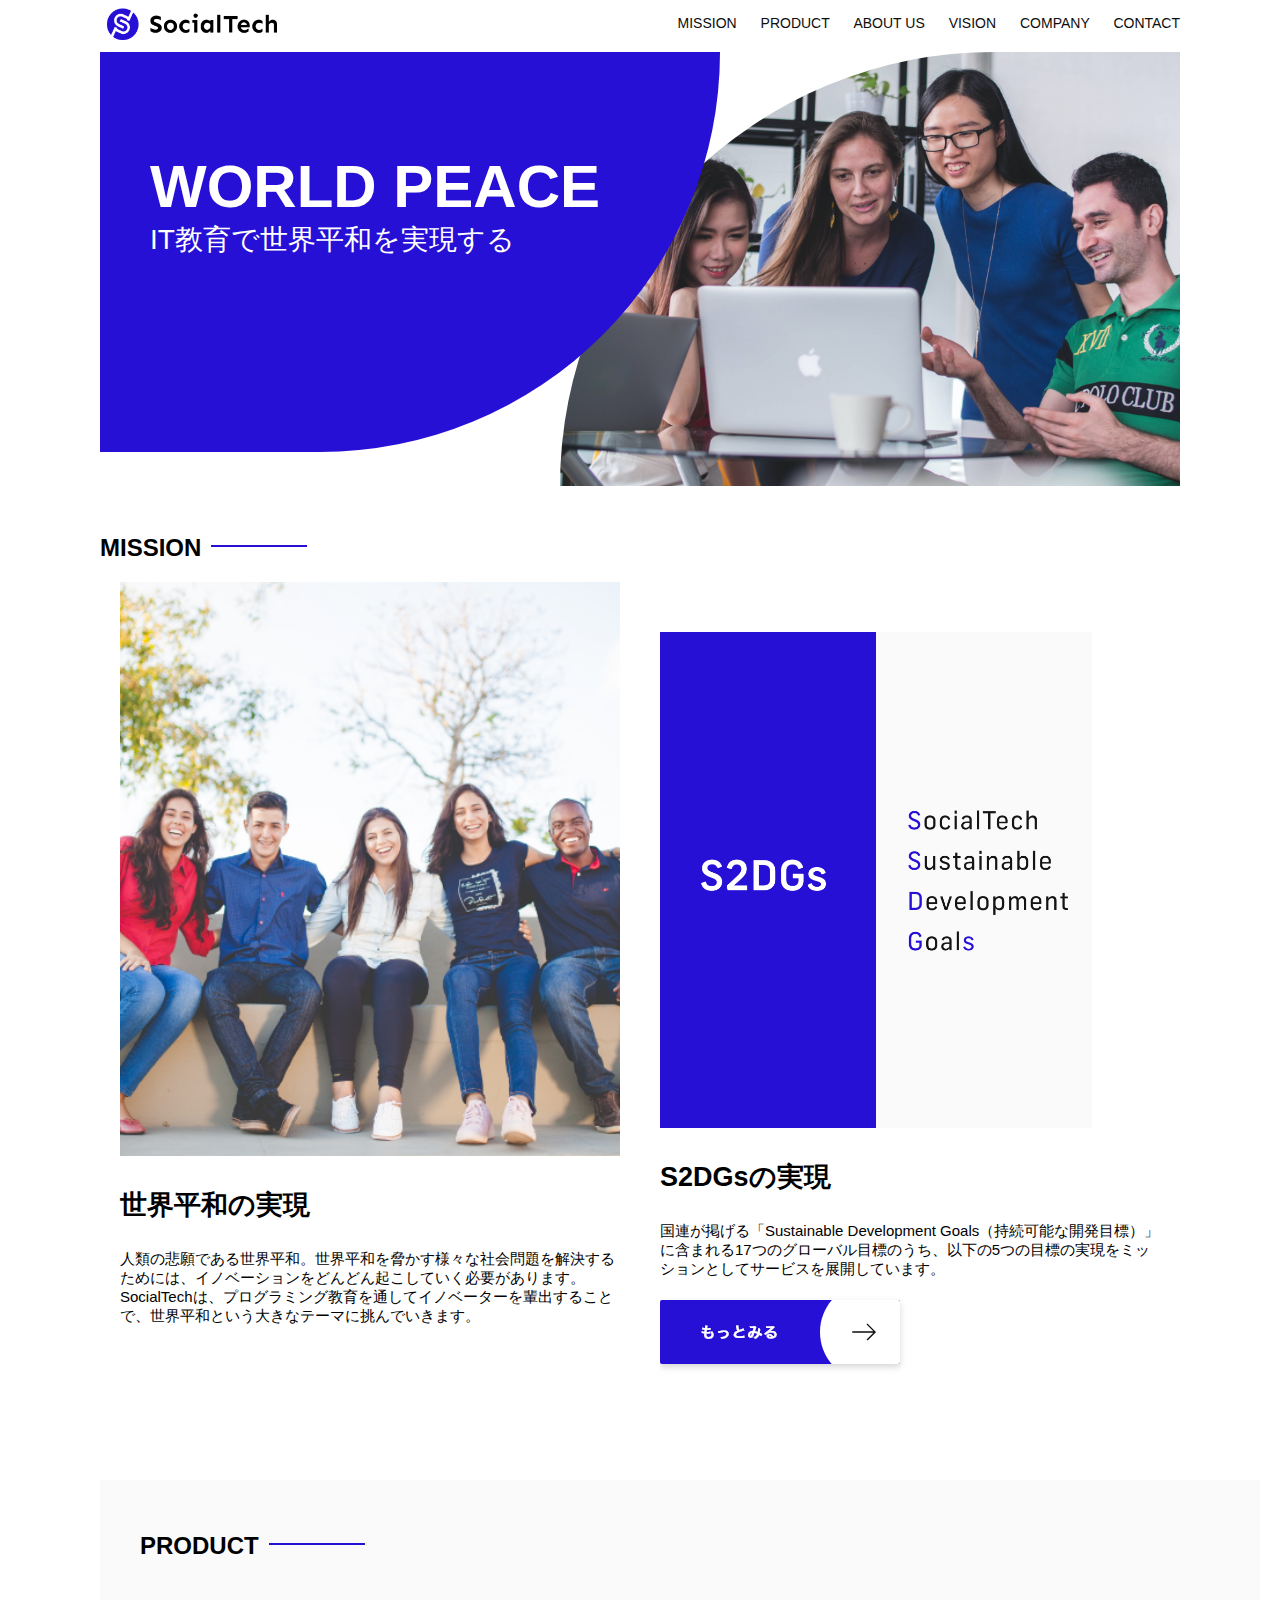
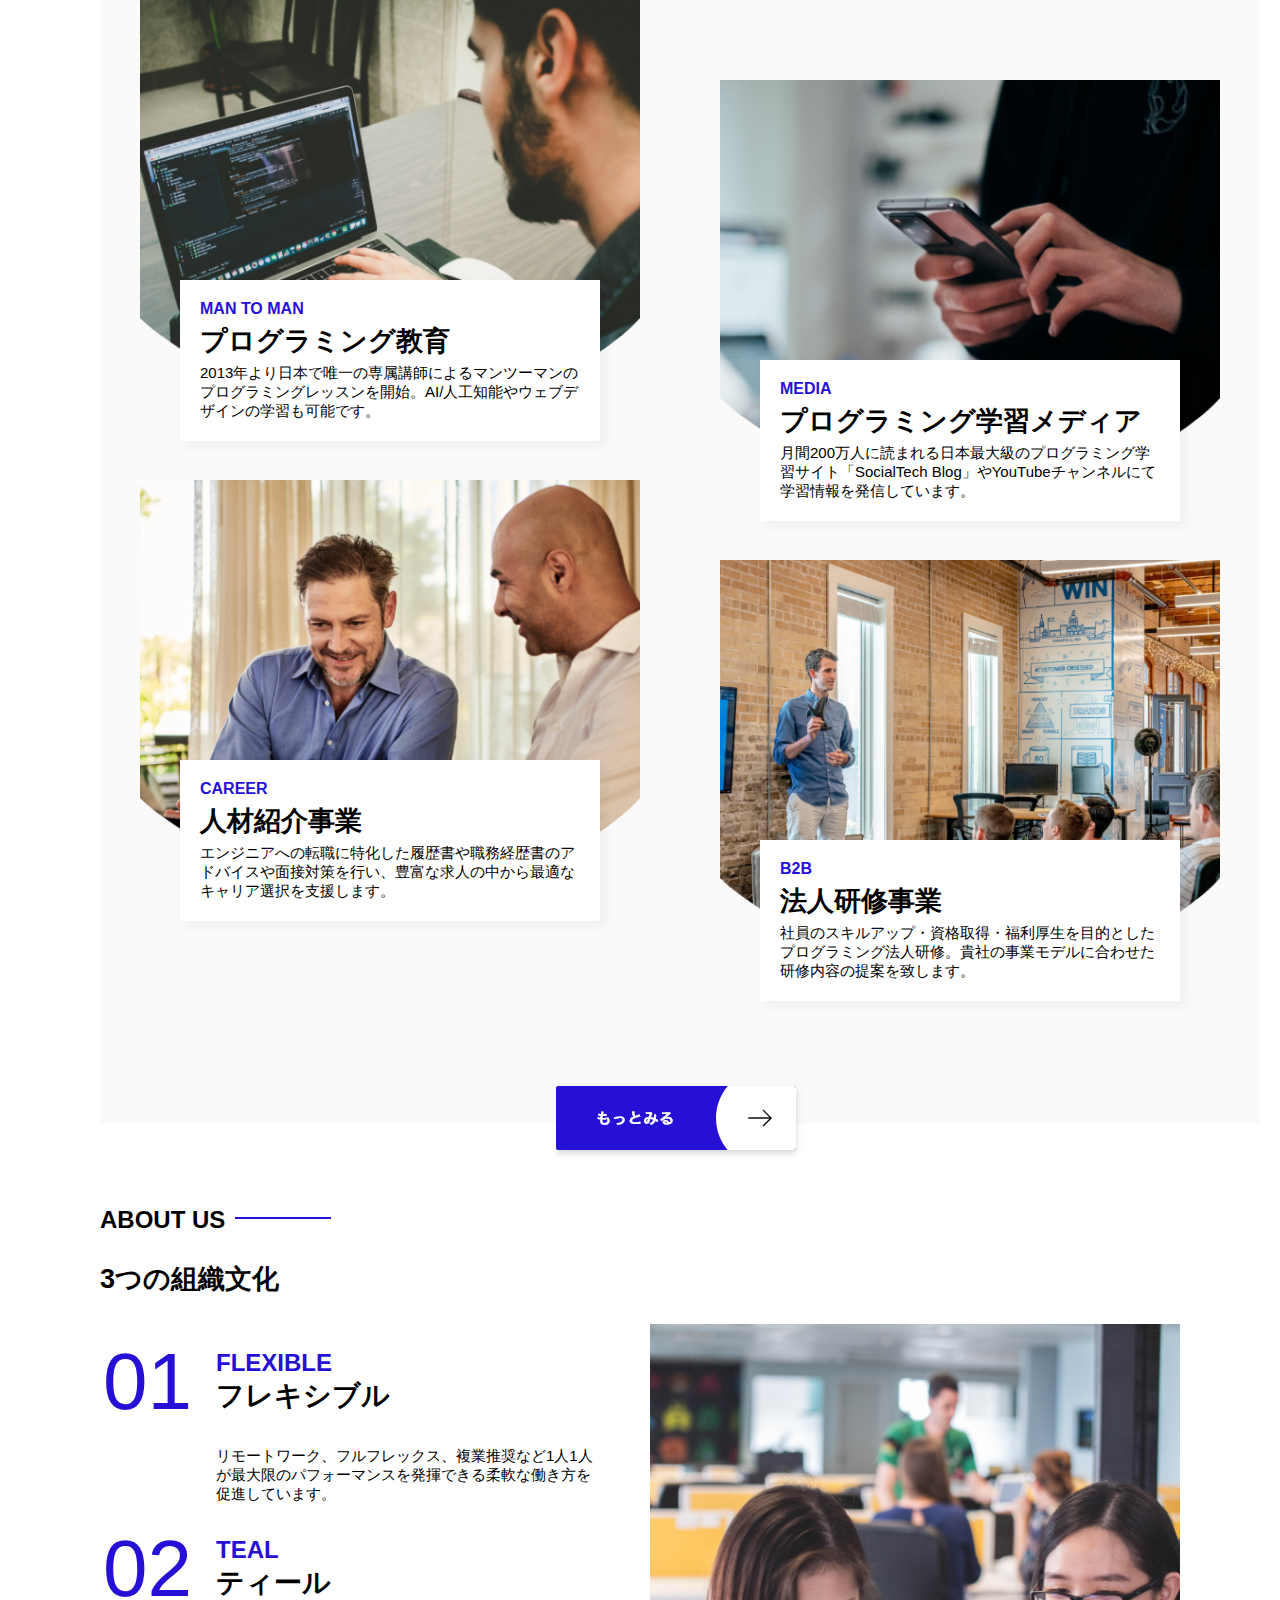
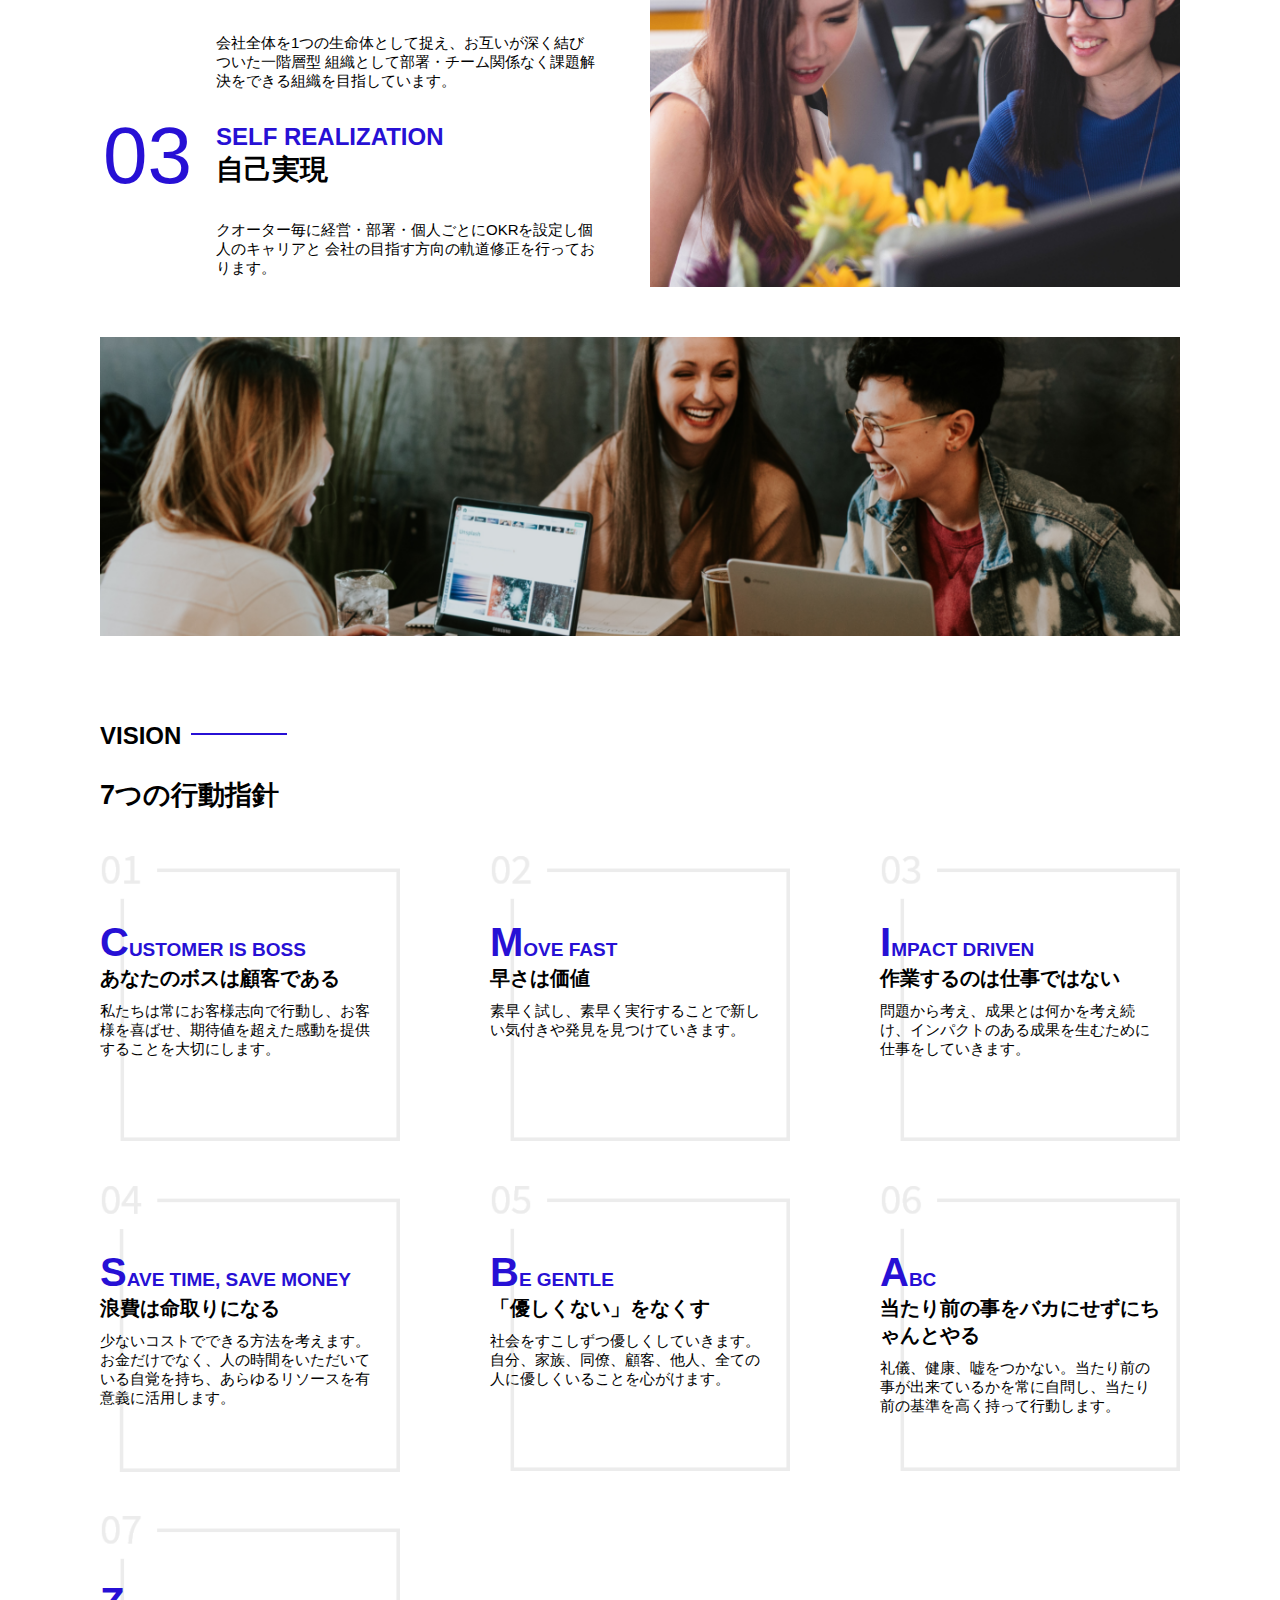
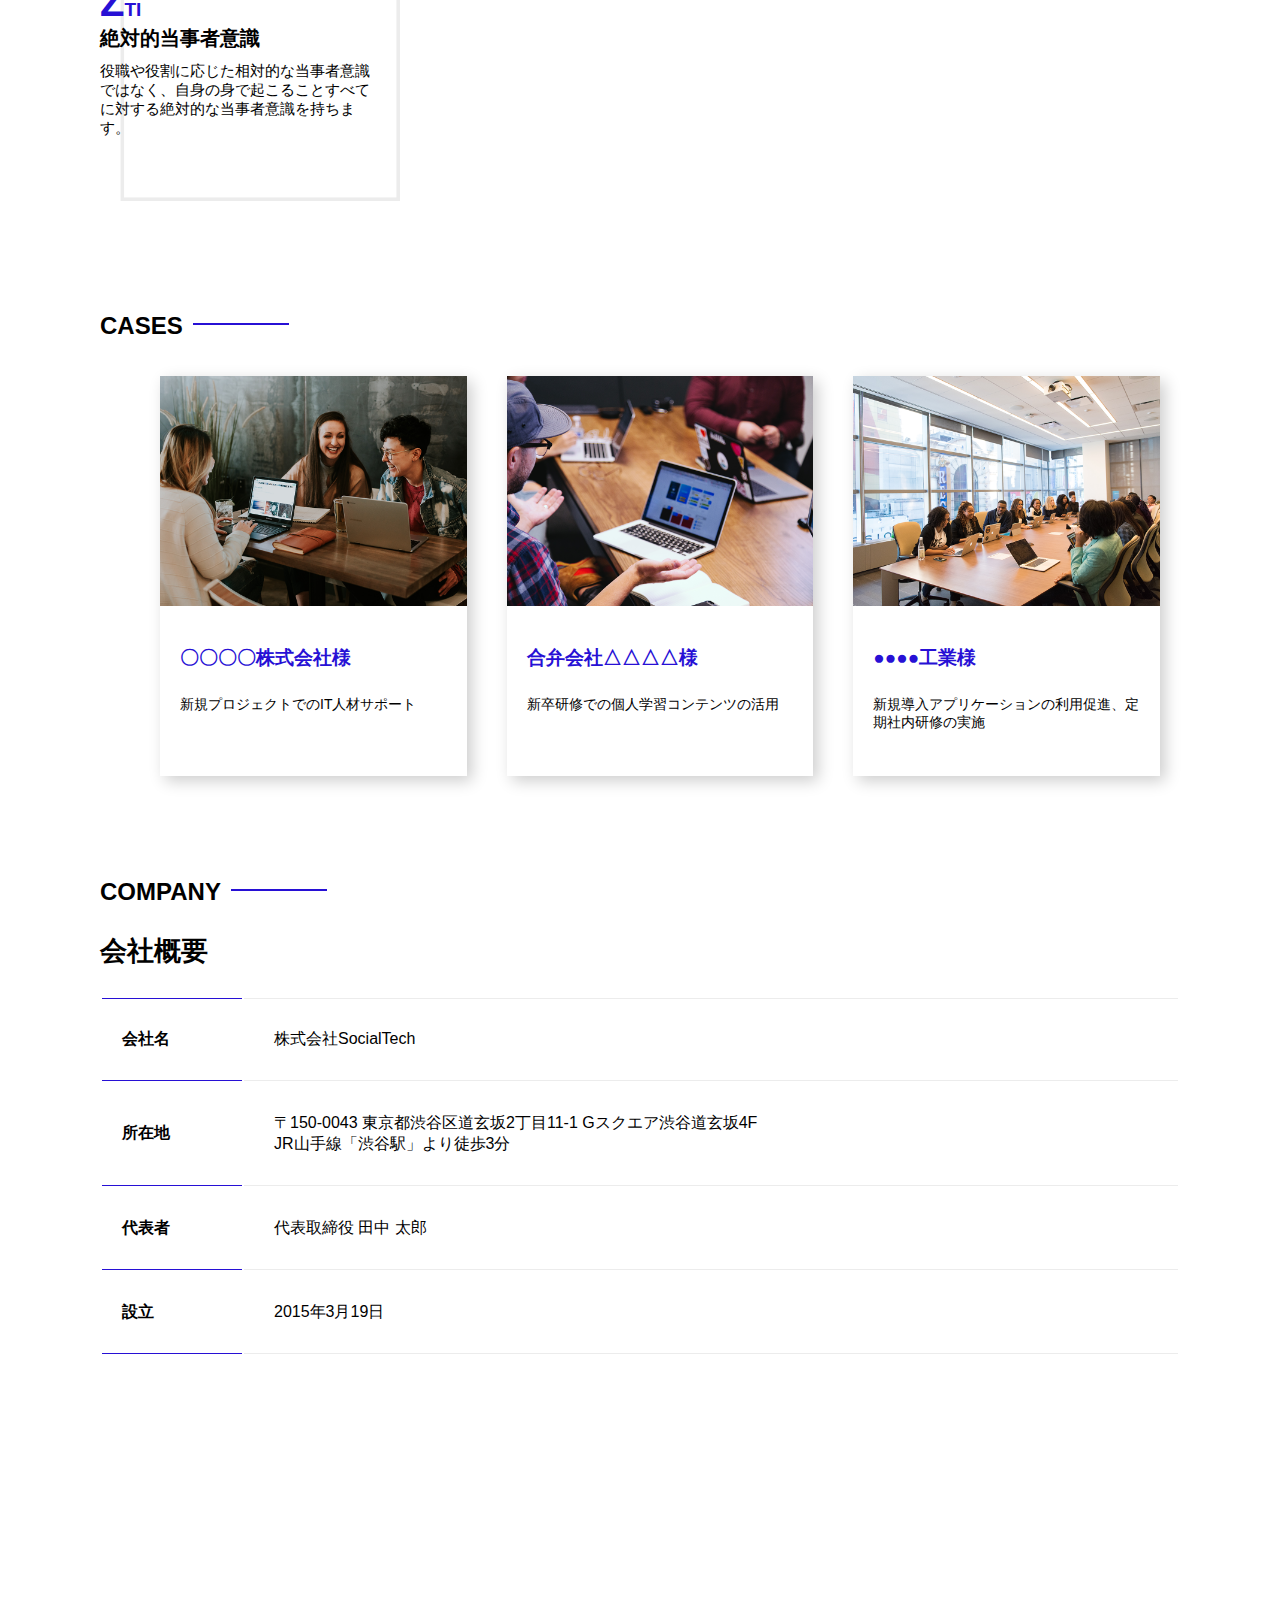
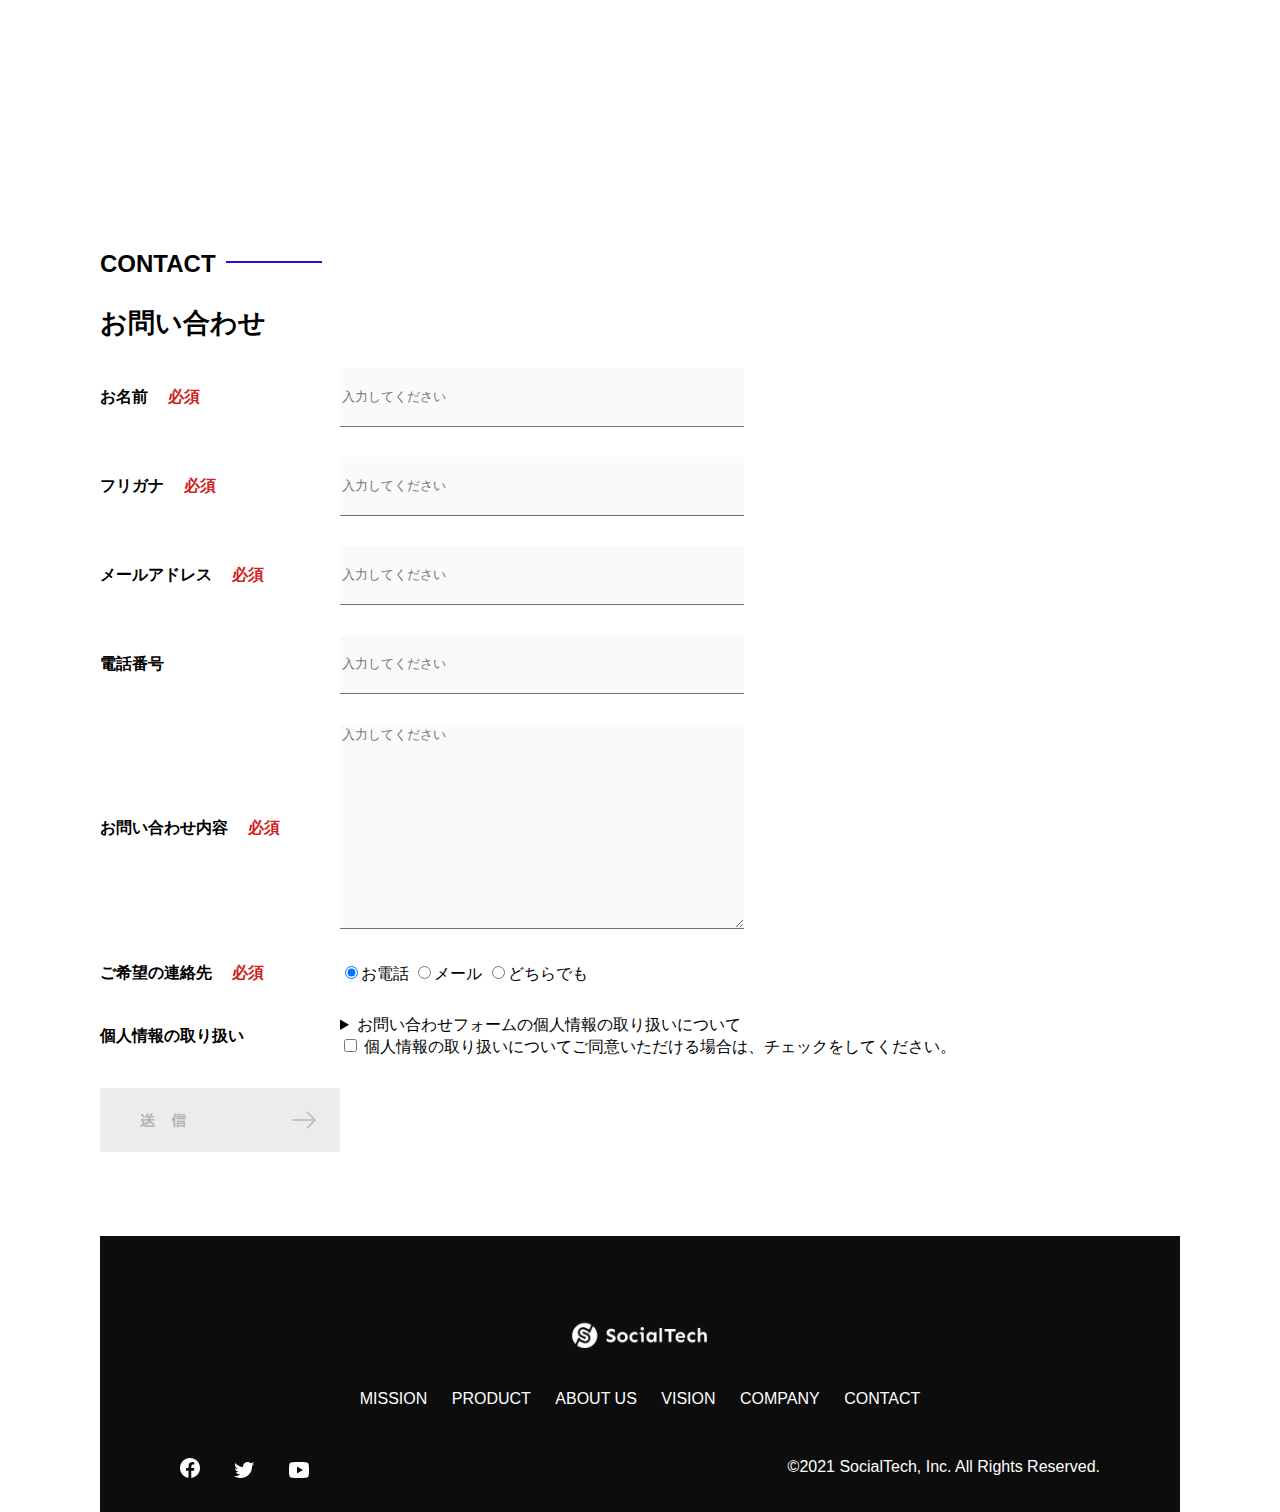
<file: kadai_012/index.html>
<!DOCTYPE html>
<html>
  <head>
    <title>SocialTech</title>
    <meta charset="UTF-8" />
    <meta
      name="description"
      content="SocialTechはEdTech業界のリーディングカンパニーを目指します。"
    />
    <meta name="viewport" content="width=device-width, initial-scale=1.0" />
    <link rel="stylesheet" href="style.css" />
  </head>
  <body>
  <!-- ヘッダー -->
  <header>
    <!-- ロゴ -->
    <a href="index.html" id="logo"><img src="images/logo.png" alt="トップページに戻る"></a>

    <!-- PC用ナビゲーション -->
    <nav id="nav-pc">
      <a href="mission.html">MISSION</a>
      <a href="product.html">PRODUCT</a>
      <a href="index.html#aboutus">ABOUT US</a>
      <a href="index.html#vision">VISION</a>
      <a href="index.html#company">COMPANY</a>
      <a href="index.html#contact">CONTACT</a>
    </nav>
    <!-- スマホ用メニューボタン -->
    <img id="menu-sp" src="images/button-menu.png" alt="ナビゲーションを開く" onclick="document.getElementById('nav-sp').style.display = 'block'">
     <!-- スマホ用ナビゲーション -->
     <nav id="nav-sp">
      <img id="close" src="images/button-close.png" alt="ナビゲーションを閉じる" onclick="document.getElementById('nav-sp').style.display = 'none'">
      <a id="logo-sp" href="index.html" onclick="document.getElementById('nav-sp').style.display = 'none'"><img
          src="images/logo-sp.png" alt="トップページに戻る"></a>
      <a class="menu" href="mission.html" onclick="document.getElementById('nav-sp').style.display = 'none'">MISSION</a>
      <a class="menu" href="product.html" onclick="document.getElementById('nav-sp').style.display = 'none'">PRODUCT</a>
      <a class="menu" href="index.html#aboutus" onclick="document.getElementById('nav-sp').style.display = 'none'">ABOUT
        US</a>
      <a class="menu" href="index.html#vision"
        onclick="document.getElementById('nav-sp').style.display = 'none'">VISION</a>
      <a class="menu" href="index.html#company"
        onclick="document.getElementById('nav-sp').style.display = 'none'">COMPANY</a>
      <a class="menu" href="index.html#contact"
        onclick="document.getElementById('nav-sp').style.display = 'none'">CONTACT</a>
      <div id="sns">
        <a href="https://www.facebook.com/sejuku2013"><img src="images/button-facebook.png" alt="Facebookのリンク"></a>
        <a href="https://twitter.com/samuraijuku"><img src="images/button-twitter.png" alt="Twitterのリンク"></a>
        <a href="https://www.youtube.com/channel/UCCFOQO5aDK0xXam4cUQXT8g"><img src="images/button-youtube.png" alt="YouTubeのリンク"></a>
      </div>
    </nav>
  </header>
    <main>
      <article>
        <!-- メインビジュアル -->
        <section id="main-visual">
          <div id="main-message">
            <h1>WORLD PEACE</h1>
            <p>IT教育で世界平和を実現する</p>
          </div>
          <img
            src="images/index/index-main.png"
            alt="PCの周りに集まる多国籍の仲間たち"
          />
        </section>
        <!--ミッション-->
        <section id="mission">
          <h2 class="index-h2">MISSION</h2>
          <div id="mission-flex">
            <div>
              <img
                id="mission-photo"
                src="images/index/index-mission.png"
                alt="屋外のベンチで写真を撮影する多国籍の仲間たち"
              />
              <h3>世界平和の実現</h3>
              <p>
                人類の悲願である世界平和。世界平和を脅かす様々な社会問題を解決するためには、イノベーションをどんどん起こしていく必要があります。SocialTechは、プログラミング教育を通してイノベーターを輩出することで、世界平和という大きなテーマに挑んでいきます。
              </p>
            </div>
            <div>
              <img id="s2dgs" src="images/index/s2dgs.png" alt="S2DGs" />
              <h3>S2DGsの実現</h3>
              <p>
                国連が掲げる「Sustainable Development
                Goals（持続可能な開発目標）」に含まれる17つのグローバル目標のうち、以下の5つの目標の実現をミッションとしてサービスを展開しています。
              </p>
              <a href="mission.html">
                <img src="images/button-more.png" alt="もっとみる" />
              </a>
            </div>
          </div>
        </section>
        <!-- プロダクト -->
        <section id="product">
          <h2 class="index-h2">PRODUCT</h2>
          <div>
            <div id="product-left">
              <div>
                <img
                  class="product-photo"
                  src="images/index/index-mantoman.png"
                  alt="PCでコードを書く男性"
                />
                <div class="product-explain">
                  <span>MAN TO MAN</span>
                  <h3>プログラミング教育</h3>
                  <p>
                    2013年より日本で唯一の専属講師によるマンツーマンのプログラミングレッスンを開始。AI/人工知能やウェブデザインの学習も可能です。
                  </p>
                </div>
              </div>
              <div>
                <img
                  class="product-photo"
                  src="images/index/index-career.png"
                  alt="笑顔で話し合う2人の男性"
                />
                <div class="product-explain">
                  <span>CAREER</span>
                  <h3>人材紹介事業</h3>
                  <p>
                    エンジニアへの転職に特化した履歴書や職務経歴書のアドバイスや面接対策を行い、豊富な求人の中から最適なキャリア選択を支援します。
                  </p>
                </div>
              </div>
            </div>
            <div id="product-right">
              <div>
                <img
                  class="product-photo"
                  src="images/index/index-media.png"
                  alt="スマートフォンを操作する人"
                />
                <div class="product-explain">
                  <span>MEDIA</span>
                  <h3>プログラミング学習メディア</h3>
                  <p>
                    月間200万人に読まれる日本最大級のプログラミング学習サイト「SocialTech
                    Blog」やYouTubeチャンネルにて学習情報を発信しています。
                  </p>
                </div>
              </div>
              <div>
                <img
                  class="product-photo"
                  src="images/index/index-b2b.png"
                  alt="講演中の男性とそれを聴く人々"
                />
                <div class="product-explain">
                  <span>B2B</span>
                  <h3>法人研修事業</h3>
                  <p>
                    社員のスキルアップ・資格取得・福利厚生を目的としたプログラミング法人研修。貴社の事業モデルに合わせた研修内容の提案を致します。
                  </p>
                </div>
              </div>
            </div>
          </div>
          <div>
            <a id="product-more" href="product.html">
              <img src="images/button-more.png" alt="もっとみる" />
            </a>
          </div>
        </section>
        <!---ABOUT US-->
        <section id="aboutus">
          <h2 class="index-h2">ABOUT US</h2>
          <h3>3つの組織文化</h3>
          <div>
            <table class="culture-table">
              <tr>
                <td>
                  <span class="culture-num">01</span>
                </td>
                <td>
                  <span class="culture-en">FLEXIBLE</span>
                  <span class="culture-jp">フレキシブル</span>
                </td>
              </tr>
              <tr>
                <td>
                  <!--空のセル-->
                </td>
                <td>
                  <p class="culture-description">
                    リモートワーク、フルフレックス、複業推奨など1人1人が最大限のパフォーマンスを発揮できる柔軟な働き方を促進しています。
                  </p>
                </td>
              </tr>
              <tr>
                <td>
                  <span class="culture-num">02</span>
                </td>
                <td>
                  <span class="culture-en">TEAL</span>
                  <span class="culture-jp">ティール</span>
                </td>
              </tr>
              <tr>
                <td>
                  <!--空のセル-->
                </td>
                <td>
                  <p class="culture-description">
                    会社全体を1つの生命体として捉え、お互いが深く結びついた一階層型
                    組織として部署・チーム関係なく課題解決をできる組織を目指しています。
                  </p>
                </td>
              </tr>
              <tr>
                <td>
                  <span class="culture-num">03</span>
                </td>
                <td>
                  <span class="culture-en">SELF REALIZATION</span>
                  <span class="culture-jp">自己実現</span>
                </td>
              </tr>
              <tr>
                <td>
                  <!--空のセル-->
                </td>
                <td>
                  <p class="culture-description">
                    クオーター毎に経営・部署・個人ごとにOKRを設定し個人のキャリアと
                    会社の目指す方向の軌道修正を行っております。
                  </p>
                </td>
              </tr>
            </table>
            <img
              class="culture-img"
              src="images/index/index-aboutus1.png"
              alt="笑顔で話し合う2人の女性"
            />
          </div>
          <img
            class="culture-img2"
            src="images/index/index-aboutus2.png"
            alt="笑顔で話し合う3人の男女"
          />
        </section>
        <!-- VISION -->
        <section id="vision">
          <h2 class="index-h2">VISION</h2>
          <h3>7つの行動指針</h3>
          <div>
            <div class="vision-box">
              <img src="images/index/vision-01.png" alt="01" />
              <span>
                <h4>CUSTOMER IS BOSS</h4>
                <h5>あなたのボスは顧客である</h5>
                <p>
                  私たちは常にお客様志向で行動し、お客様を喜ばせ、期待値を超えた感動を提供することを大切にします。
                </p>
              </span>
            </div>
            <div class="vision-box">
              <img src="images/index/vision-02.png" alt="02" />
              <span>
                <h4>MOVE FAST</h4>
                <h5>早さは価値</h5>
                <p>
                  素早く試し、素早く実行することで新しい気付きや発見を見つけていきます。
                </p>
              </span>
            </div>
            <div class="vision-box">
              <img src="images/index/vision-03.png" alt="03" />
              <span>
                <h4>IMPACT DRIVEN</h4>
                <h5>作業するのは仕事ではない</h5>
                <p>
                  問題から考え、成果とは何かを考え続け、インパクトのある成果を生むために仕事をしていきます。
                </p>
              </span>
            </div>
            <div class="vision-box">
              <img src="images/index/vision-04.png" alt="04" />
              <span>
                <h4>SAVE TIME, SAVE MONEY</h4>
                <h5>浪費は命取りになる</h5>
                <p>
                  少ないコストでできる方法を考えます。お金だけでなく、人の時間をいただいている自覚を持ち、あらゆるリソースを有意義に活用します。
                </p>
              </span>
            </div>
            <div class="vision-box">
              <img src="images/index/vision-05.png" alt="05" />
              <span>
                <h4>BE GENTLE</h4>
                <h5>「優しくない」をなくす</h5>
                <p>
                  社会をすこしずつ優しくしていきます。自分、家族、同僚、顧客、他人、全ての人に優しくいることを心がけます。
                </p>
              </span>
            </div>
            <div class="vision-box">
              <img src="images/index/vision-06.png" alt="06" />
              <span>
                <h4>ABC</h4>
                <h5>当たり前の事をバカにせずにちゃんとやる</h5>
                <p>
                  礼儀、健康、嘘をつかない。当たり前の事が出来ているかを常に自問し、当たり前の基準を高く持って行動します。
                </p>
              </span>
            </div>
            <div class="vision-box">
              <img src="images/index/vision-07.png" alt="07" />
              <span>
                <h4>ZTI</h4>
                <h5>絶対的当事者意識</h5>
                <p>
                  役職や役割に応じた相対的な当事者意識ではなく、自身の身で起こることすべてに対する絶対的な当事者意識を持ちます。
                </p>
              </span>
            </div>
          </div>
        </section>
        <!-- CASES -->
        <section id="cases">
          <h2 class="index-h2">CASES</h2>
          <ul>
              <li class="case-card">
                <img class="case-img" src="images/index/case-1.png" alt="仲良く語り合う3人">
                <div class="case-info">
                  <h4 class="case-name">〇〇〇〇株式会社様</h4>
                  <p class="case-content">新規プロジェクトでのIT人材サポート</p>
                </div>
              </li>
              <li class="case-card">
                <img class="case-img" src="images/index/case-2.png" alt="PCでコンテンツを見る">
                <div class="case-info">
                  <h4 class="case-name">合弁会社△△△△様</h4>
                  <p class="case-content">新卒研修での個人学習コンテンツの活用</p>
                </div>
              </li>
              <li class="case-card">
                <img class="case-img" src="images/index/case-3.png" alt="社内研修中の会議室">
                <div class="case-info">
                  <h4 class="case-name">●●●●工業様</h4>
                  <p class="case-content">新規導入アプリケーションの利用促進、定期社内研修の実施</p>
                </div>
              </li>
          </ul>
        </section>
        <!-- COMPANY -->
        <section id="company">
          <h2 class="index-h2">COMPANY</h2>
          <h3>会社概要</h3>
          <table id="company-table">
            <tr>
              <th class="tableheader-first">会社名</th>
              <td class="cell-first">株式会社SocialTech</td>
            </tr>
            <tr>
              <th class="tableheader">所在地</th>
              <td class="cell">
                〒150-0043 東京都渋谷区道玄坂2丁目11-1 Gスクエア渋谷道玄坂4F<br />JR山手線「渋谷駅」より徒歩3分
              </td>
            </tr>
            <tr>
              <th class="tableheader">代表者</th>
              <td class="cell">代表取締役 田中 太郎</td>
            </tr>
            <tr>
              <th class="tableheader">設立</th>
              <td class="cell">2015年3月19日</td>
            </tr>
          </table>
          <iframe
            src="https://www.google.com/maps/embed?pb=!1m18!1m12!1m3!1d3241.7759544892483!2d139.69399665123464!3d35.65789123876098!2m3!1f0!2f0!3f0!3m2!1i1024!2i768!4f13.1!3m3!1m2!1s0x60188caa0042e8d1%3A0xba130bea826a7aa2!2z44CSMTUwLTAwNDMg5p2x5Lqs6YO95riL6LC35Yy66YGT546E5Z2C77yS5LiB55uu77yR77yR4oiS77yR!5e0!3m2!1sja!2sjp!4v1636872991912!5m2!1sja!2sjp"
            style="border: 0"
            allowfullscreen=""
            loading="lazy"
          >
          </iframe>
        </section>
        <!-- お問い合わせフォーム -->
        <section id="contact">
          <h2 class="index-h2">CONTACT</h2>
          <h3>お問い合わせ</h3>
          <form>
            <div>
              <div class="contact-heading">
                <label class="contact-label"
                  >お名前<span class="contact-span">必須</span></label
                >
              </div>
              <div class="contact-form">
                <input
                  type="text"
                  name="name"
                  placeholder="入力してください"
                  class="contact-textbox"
                />
              </div>
            </div>
            <div>
              <div class="contact-heading">
                <label class="contact-label"
                  >フリガナ<span class="contact-span">必須</span></label
                >
              </div>
              <div>
                <input
                  type="text"
                  name="hurigana"
                  placeholder="入力してください"
                  class="contact-textbox"
                />
              </div>
            </div>
            <div>
              <div class="contact-heading">
                <label class="contact-label"
                  >メールアドレス<span class="contact-span">必須</span></label
                >
              </div>
              <div>
                <input
                  type="text"
                  name="email"
                  placeholder="入力してください"
                  class="contact-textbox"
                />
              </div>
            </div>
            <div>
              <div class="contact-heading">
                <label class="contact-label">電話番号</label>
              </div>
              <div>
                <input
                  type="text"
                  name="tel"
                  placeholder="入力してください"
                  class="contact-textbox"
                />
              </div>
            </div>
            <div>
              <div class="contact-heading">
                <label class="contact-label"
                  >お問い合わせ内容<span class="contact-span">必須</span></label
                >
              </div>
              <div>
                <textarea
                  class="contact-textarea"
                  placeholder="入力してください"
                  name="message"
                ></textarea>
              </div>
            </div>
            <div>
              <div class="contact-heading">
                <label class="contact-label"
                  >ご希望の連絡先<span class="contact-span">必須</span></label
                >
              </div>
              <div>
                <input
                  class="radiobutton"
                  type="radio"
                  value="tel"
                  name="contact"
                  checked
                /><label>お電話</label>
                <input
                  class="radiobutton"
                  type="radio"
                  value="mail"
                  name="contact"
                /><label>メール</label>
                <input
                  class="radiobutton"
                  type="radio"
                  value="both"
                  name="contact"
                /><label>どちらでも</label>
              </div>
            </div>
            <div>
              <div class="contact-heading">
                <label class="contact-label">個人情報の取り扱い</label>
              </div>
              <div>
                <details>
                  <summary>
                    お問い合わせフォームの個人情報の取り扱いについて
                  </summary>
                  <div>
                    <span>１．組織の名称又は氏名</span><br />
                    株式会社SocialTech<br /><br />
                    <span
                      >２．個人情報保護管理者（若しくはその代理人）の氏名又は職名、所属及び連絡先
                      鈴木 一郎 コーポレート部</span
                    ><br />
                    メールアドレス：support@socialtech.net<br />
                    TEL：03-xxxx-xxxx<br />
                    <span>３．個人情報の利用目的</span><br />
                    ・本サービス及び本サービスに関連する情報の提供又はそれらに関する連絡のため<br />
                    ・ユーザーの本人確認のため<br />
                    ・当社サービスのご案内のため<br />
                    ・当社の商品等の広告または宣伝（電子メールによるものを含むものとします。）<br /><br />
                    <span>４．個人情報の取り扱い業務の委託</span><br />
                    個人情報の取扱業務の全部または一部を外部に業務委託する場合があります。<br />
                    その際、弊社は、個人情報を適切に保護できる管理体制を敷き実行していることを条件として<br />
                    委託先を厳選したうえで、機密保持契約を委託先と締結し、お客様の個人情報を厳密に管理させます。<br /><br />
                    <span>５．個人情報の開示等の請求</span><br />
                    お客様は、弊社に対してご自身の個人情報の開示等（利用目的の通知、開示、内容の訂正・追加・削除、利用の停止または消去、第三者への提供の停止）に関して、当社問合わせ窓口に申し出ることができます。<br />
                    その際、弊社はお客様ご本人を確認させていただいたうえで、合理的な期間内に対応いたします。<br /><br />
                    なお、個人情報に関する弊社問合わせ先は、次の通りです。<br /><br />
                    株式会社SocialTech　個人情報問合せ窓口<br />
                    〒150-0043　東京都渋谷区道玄坂2丁目11-1 Ｇスクエア渋谷道玄坂
                    4F<br />
                    メールアドレス：support@socialtech.net　TEL：03-xxxx-xxxx<br /><br />
                    <span>６．個人情報を提供されることの任意性について</span
                    ><br /><br />
                    お客様がご自身の個人情報を弊社に提供されるか否かは、お客様のご判断によりますが、もしご提供されない場合には、適切なサービスが提供できない場合がありますので予めご了承ください。
                  </div>
                </details>
                <input type="checkbox" name="agree" />
                <span
                  >個人情報の取り扱いについてご同意いただける場合は、チェックをしてください。</span
                >
              </div>
            </div>
            <input
              type="image"
              value="Submit"
              src="images/button-submit.png"
              alt="送信する"
            />
          </form>
        </section>
      </article>
      <footer>
        <div id="footer-logo">
          <img src="images/logo-sp.png" alt="SocialTech" />
        </div>
        <div id="footer-link">
          <a href="mission.html">MISSION</a>
          <a href="product.html">PRODUCT</a>
          <a href="index.html#aboutus">ABOUT US</a>
          <a href="index.html#vision">VISION</a>
          <a href="index.html#company">COMPANY</a>
          <a href="index.html#contact">CONTACT</a>
        </div>
        <div id="sns-footer">
          <a href="https://www.facebook.com/sejuku2013"
            ><img src="images/button-facebook.png" alt="Facebookのリンク"
          /></a>
          <a href="https://twitter.com/samuraijuku"
            ><img src="images/button-twitter.png" alt="Twitterのリンク"
          /></a>
          <a href="https://www.youtube.com/channel/UCCFOQO5aDK0xXam4cUQXT8g"
            ><img src="images/button-youtube.png" alt="YouTubeのリンク"
          /></a>
          <span id="copyright"
            >&copy;2021 SocialTech, Inc. All Rights Reserved.
          </span>
        </div>
      </footer>
    </main>
  </body>
</html>
</file>
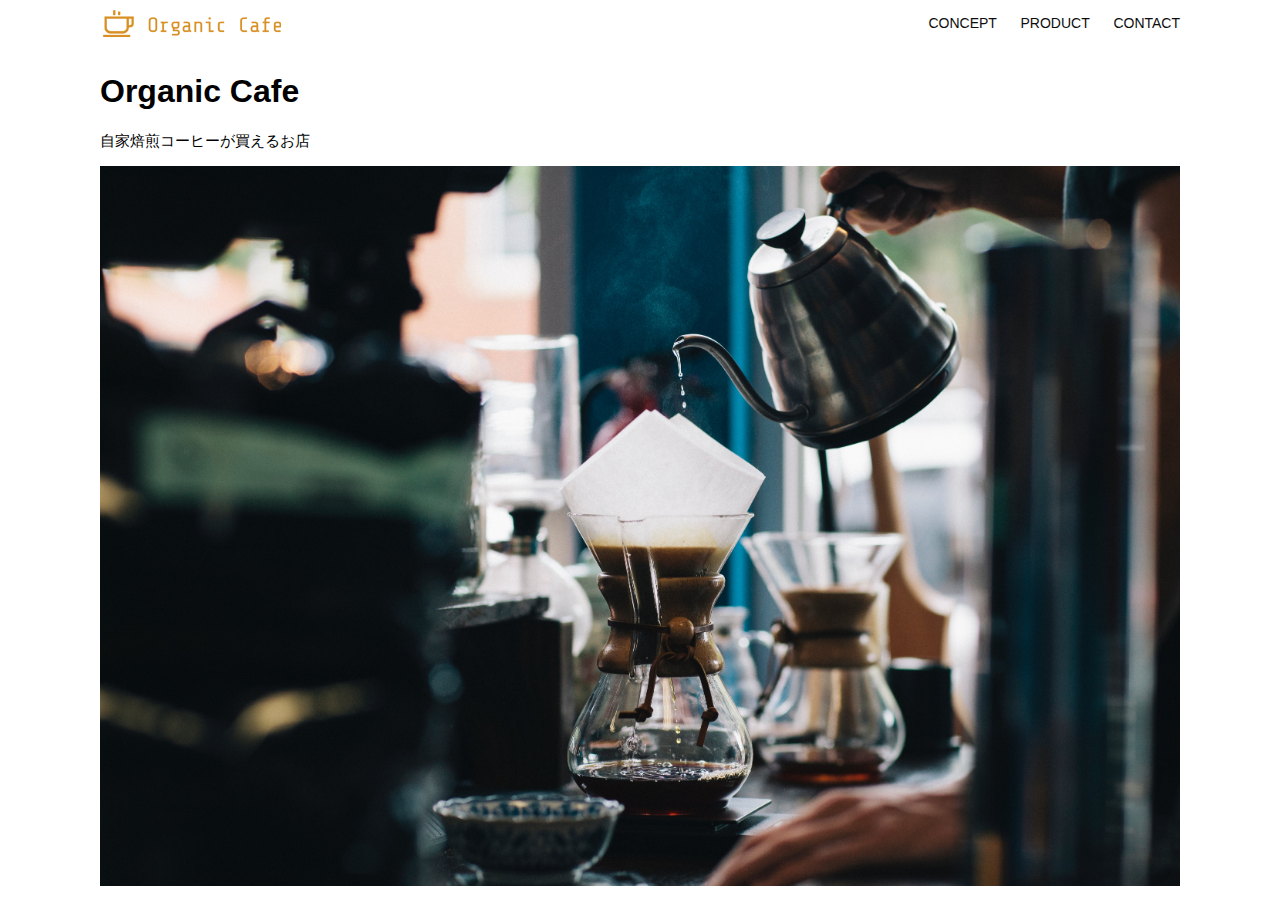
<file: kadai_013/index.html>
<!DOCTYPE html>
<html>
  <head>
    <title>Organic Cafe</title>
    <meta charset="UTF-8" />
    <meta
      name="description"
      content="自家焙煎のコーヒーがお家で楽しめるOrganic Cafe"
    />
    <meta name="viewport" content="width=device-width, initial-scale=1.0" />
    <link rel="stylesheet" href="style.css" />
  </head>
  <body>
    <!-- ヘッダー -->
    <header>
      <!-- ロゴ -->
      <a href="index.html" id="logo">
        <img src="images/logo.png" alt="トップページに戻る"/>
      </a>
      <!-- PC用ナビゲーション -->
      <nav id="nav-pc">
        <a href="index.html#concept">CONCEPT</a>
        <a href="index.html#product">PRODUCT</a>
        <a href="index.html#contact">CONTACT</a>
      </nav>
      <img id="menu-sp" src="images/button-menu.png" alt="ナビゲーションを開く" onclick="document.getElementById('nav-sp').style.display = 'block'">
      <nav id="nav-sp">
        <img id="close" src="images/button-close.png" alt="ナビゲーションを閉じる" onclick="document.getElementById('nav-sp').style.display = 'none'">
        <a id="logo-sp" href="index.html" onclick="document.getElementById('nav-sp').style.display = 'none'">
          <img src="images/logo-sp.png" alt="トップページに戻る">
        </a>
        <a class="menu" href="index.html#concept" onclick="document.getElementById('nav-sp').style.display = 'none'">
          CONCEPT
        </a>
        <a class="menu" href="index.html#product" onclick="document.getElementById('nav-sp').style.display = 'none'">
          PRODUCT
        </a>
        <a class="menu" href="index.html#contact" onclick="document.getElementById('nav-sp').style.display = 'none'">
          CONTACT
        </a>
      </nav>
    </header>
    <main>
      <article>
        <!-- メインビジュアル -->
        <section id="main-visual">
          <div id="main-message">
            <h1>Organic Cafe</h1>
            <p>自家焙煎コーヒーが買えるお店</p>
          </div>
          <img
            src="images/main-image.jpg"
            alt="コーヒーをハンドドリップで淹れる画像"
          />
        </section>
      </article>
    </main>
  </body>
</html>
</file>
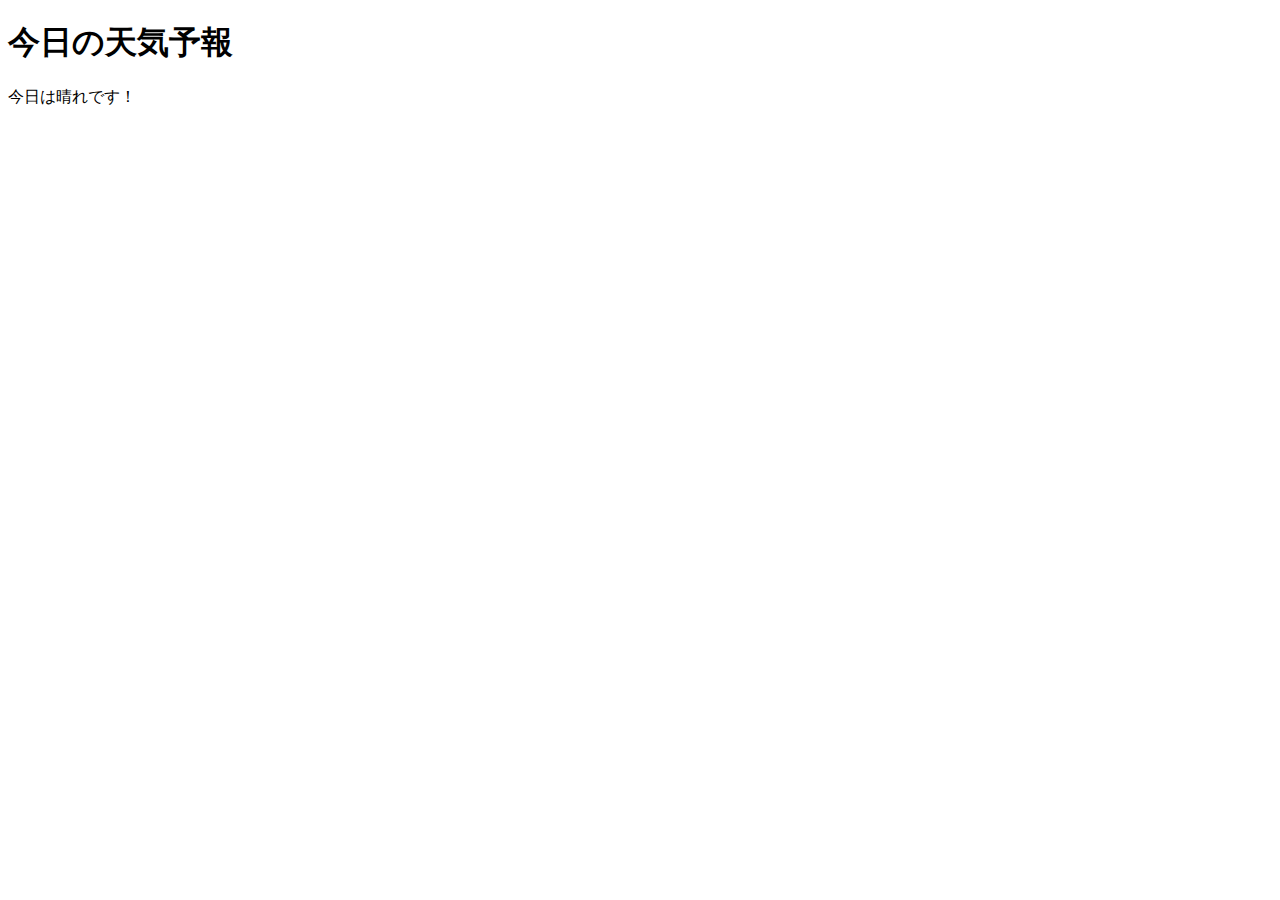
<file: kadai_006/weather.html>
<!DOCTYPE html>
<html lang="ja">
<head>
 <meta charset="UTF-8">
 <title>jQueryの基礎を学ぼう_6章課題</title>
 <link rel="stylesheet" href="weather.css">
</head>
<body>
 <h1 id="target">今日の天気予報</h1>
 <p>今日は晴れです！</p>
 <script src="https://code.jquery.com/jquery-3.6.0.min.js"></script>
 <script src="weather.js"></script>
</body>
</html>
</file>
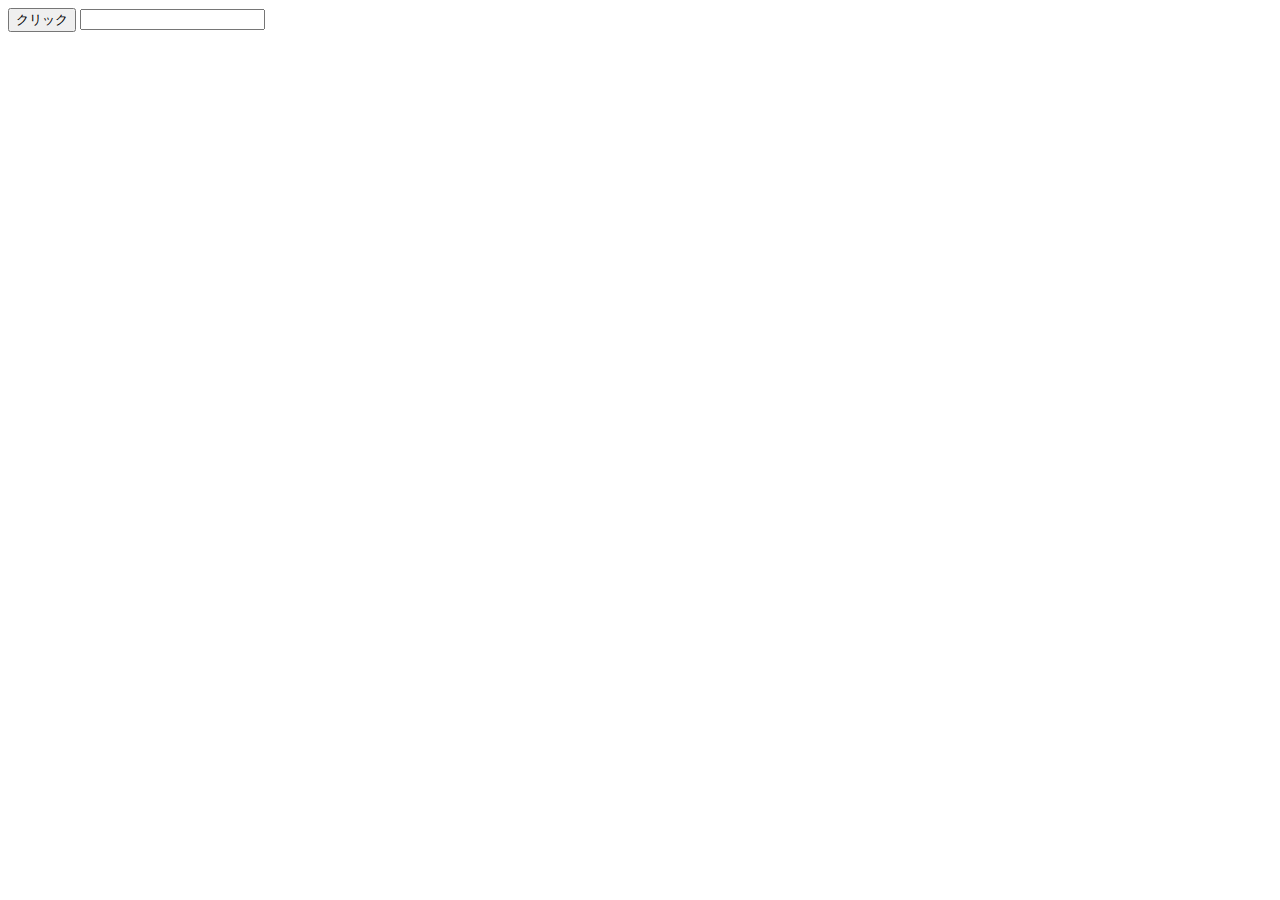
<file: kadai_008/form.html>
<!DOCTYPE html>
<html lang="ja">
<head>
 <meta charset="UTF-8">
 <title>jQueryの基礎を学ぼう_8章課題</title>
</head>
<body>
 <div>
   <button class="btn">クリック</button>
   <input type="text" class="text-box" value="" />
 </div>
<script src="https://code.jquery.com/jquery-3.6.0.min.js"></script>
<script src="form.js"></script>
</body>
</html>
</file>
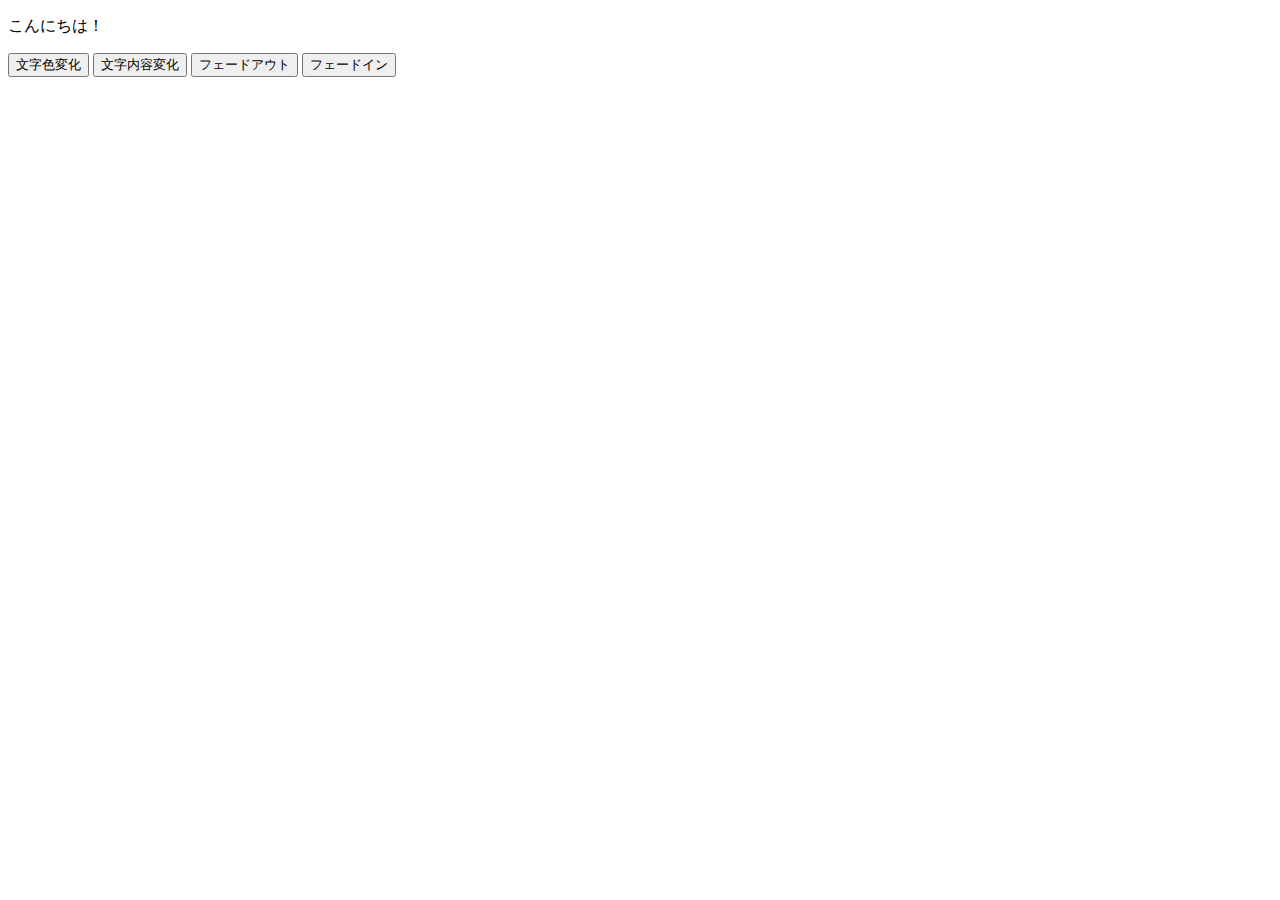
<file: kadai_010/summary.html>
<!DOCTYPE html>
<html lang="ja">
<head>
 <meta charset="UTF-8">
 <title>jQueryの基礎を学ぼう_10章課題</title>
</head>
<body>
 <div>
  <p id="target">こんにちは！</p>
  <button id="change-color">文字色変化</button>
  <button id="change-text">文字内容変化</button>
  <button id="fade-out">フェードアウト</button>
  <button id="fade-in">フェードイン</button>
 </div>
<script src="https://code.jquery.com/jquery-3.6.0.min.js"></script>
<script src="summary.js"></script>
</body>
</html>
</file>
<file: kadai_012/style.css>
/* PC、スマホ共通スタイル */
body {
  font-family: "Source Sans Pro", "Hiragino Kaku Gothic ProN", Meiryo, Arial,
    sans-serif;
}

p {
  font-size: 15px;
}
@media screen and (min-width: 768px) {
/*================
PC用のスタイル 
=================*/
/* 横幅設定 */
body {
  max-width: 1080px;
  min-width: 960px;
  margin: 0 auto 0 auto;
}

/* ヘッダー */
header {
  display: flex;
  justify-content: space-between;
}

/* ナビゲーションのレイアウト */
#nav-pc {
  text-align: right;
  font-size: 14px;
  padding-top: 15px;
}

/* ナビゲーションのリンクの装飾設定 */
#nav-pc>a {
  text-decoration: none;
  margin-left: 20px;
}

#nav-pc>a:link {
  color: #0d0d0d;
}

#nav-pc>a:visited {
  color: #0d0d0d;
}

#nav-pc>a:hover {
  color: #0d0d0d;
  text-decoration: underline;
}

#nav-pc>a:active {
  color: #0d0d0d;
}

 /* スマホ用ナビを非表示 */
   #nav-sp,
   #menu-sp {
     display: none;
   }
/* メインビジュアル*/
#main-visual {
  position: relative;
  height: 400px;
}

#main-message {
  position: absolute;
  top: 0;
  left: 0;
  background-color: #2710d5;
  color: #ffffff;
  border-radius: 0 0 476px 0;
  max-width: 620px;
  height: 100%;
  width: 100%;
  z-index: 11;
}

#main-message>h1 {
  font-size: 60px;
  font-weight: bold;
  margin: 100px 0 0 50px;
}

#main-message>p {
  font-size: 28px;
  margin: 0 0 0 50px;
}

#main-visual>img {
  max-width: 620px;
  border-radius: 476px 0 0 0;
  position: absolute;
  top: 0;
  right: 0;
  z-index: 10;
}

/* 見出し */
h2 {
  margin: 40px 0 0 0;
}

h2::after {
  content: url("images/line.png");
  margin-left: 10px;
}

h3 {
  font-size: 27px;
}

/* ミッション */
#mission {
  margin: 80px auto 80px auto;
  width: 100%;
}

#mission-flex {
  width: 100%;
  display: flex;
}

#mission-flex>div {
  width: 50%;
  margin: 20px;
}

#mission-photo {
  width: 100%;
}

#s2dgs {
  margin-top: 50px;
}

/* プロダクト */
#product {
  background-color: #fafafa;
  width: 100%;
  margin: 80px 0 80px 0;
  padding: 10px 40px 0px 40px;
}

/* 外枠 */
#product>div {
  margin-top: 40px;
  display: flex;
}

/* 左のカラム */
#product-left {
  width: 50%;
  margin-right: 20px;
}

/* 右のカラム */
#product-right {
  width: 50%;
  margin-left: 20px;
  margin-top: 80px;
}

/* 画像＋説明の枠 */
#product-left>div {
  position: relative;
  height: 480px;
  margin-right: 20px;
}

#product-right>div {
  position: relative;
  height: 480px;
  margin-left: 20px;
}

/* 画像 */
.product-photo {
  width: 100%;
}

/* 説明文の枠 */
.product-explain {
  background-color: #ffffff;
  position: absolute;
  left: 0;
  top: 280px;
  margin: 0 40px 0 40px;
  padding: 20px;
  box-shadow: 5px 5px 10px rgba(0, 0, 0, 0.05);
}

/* 説明文の英語 */
.product-explain>span {
  color: #2710d5;
  font-weight: bold;
  font-size: 16px;
  margin: 0;
}

/* 説明文の見出し */
.product-explain>h3 {
  margin: 5px 0 5px 0;
}

/* 説明文 */
.product-explain>p {
  margin: 0;
}

/* 「もっとみる」ボタン */
#product-more {
  margin: 0 auto -42px auto;
}

/* ABOUT US */
#aboutus {
  margin: 80px auto 80px auto;
}

/* 3つの組織文化と画像を入れる枠 */
#aboutus>div {
  display: flex;
}

/* 画像 */
.culture-img {
  width: 100%;
  align-self: flex-start;
}

.culture-img2 {
  margin-top: 50px;
  width: 100%;
}

/* 3つの組織文化の表 */
.culture-table {
  max-width: 500px;
  margin-right: 50px;
}

/* 番号 */
.culture-num {
  font-size: 80px;
  color: #2710d5;
  margin: 0 20px 0 0;
}

/* 組織文化英語 */
.culture-en {
  color: #2710d5;
  font-weight: bold;
  font-size: 24px;
  display: block;
}

/* 組織文化日本語 */
.culture-jp {
  font-size: 28px;
  font-weight: bold;
}

/* 説明文 */
.culture-description {
  margin: 0;
}

/* ビジョン */
#vision {
  margin: 80px auto 80px auto;
}

/* セクション内の外枠 */
#vision>div {
  width: 100%;
  display: flex;
  justify-content: space-between;
  flex-wrap: wrap;
}

/* 7つの行動指針の枠 */
.vision-box {
  width: 300px;
  height: 300px;
  margin-bottom: 30px;
  position: relative;
}

.vision-box>img {
  width: 100%;
  height: auto;
  position: absolute;
  top: 0;
  left: 0;
  z-index: 30;
}

.vision-box>span {
  position: absolute;
  top: 0;
  left: 0;
  z-index: 31;
  margin-right: 20px;
}

.vision-box>span>h4 {
  color: #2710d5;
  font-size: 19px;
  margin: 80px 0 0 0;
}

.vision-box>span>h4::first-letter {
  font-size: 40px;
}

.vision-box>span>h5 {
  font-size: 20px;
  margin: 0 0 0 0;
}

.vision-box>span>p {
  margin: 10px 0 0 0;
}
/*CASES*/
#cases {
  margin-top: 40px;
  margin-bottom: 40px;
  width: 100%;
}
#cases>ul {
  display: flex;
  list-style: none;
}
#cases>ul>li {
  margin: 20px;
  width: 33%;
}
.case-card {
  background-color: #ffffff;
  min-height: 400px;
  box-shadow: 5px 5px 15px rgba(0, 0, 0, 0.2);
}
.case-img {
  width: 100%;
}
.case-info {
  padding: 10px 20px;
}
.case-name {
  color: #2710d5;
  font-size: 19px;
}
.case-content {
  font-size: 14px;
}

/* 会社概要 */
#company {
  margin: 80px auto 80px auto;
}

#company-table {
  width: 100%;
}

.tableheader {
  text-align: left;
  padding: 20px;
  border-bottom-color: #2710d5;
  border-bottom-width: 1px;
  border-bottom-style: solid;
  width: 100px;
}

.tableheader-first {
  text-align: left;
  padding: 20px;
  border-bottom-color: #2710d5;
  border-bottom-width: 1px;
  border-bottom-style: solid;
  border-top-color: #2710d5;
  border-top-width: 1px;
  border-top-style: solid;
  width: 100px;
}

.cell {
  padding: 30px;
  border-bottom-color: #ececec;
  border-bottom-width: 1px;
  border-bottom-style: solid;
}

.cell-first {
  padding: 30px;
  border-bottom-color: #ececec;
  border-bottom-width: 1px;
  border-bottom-style: solid;
  border-top-color: #ececec;
  border-top-width: 1px;
  border-top-style: solid;
}

#company>iframe {
  width: 100%;
  height: 368px;
  margin-top: 40px;
}

/* お問い合わせ */
#contact {
  margin: 80px auto 80px auto;
}

/* 外枠 */
#contact>form>div {
  display: flex;
  flex-direction: row;
  flex-wrap: wrap;
  padding-bottom: 30px;
}

/* 左列の見出し */
.contact-heading {
  width: 240px;
  align-self: center;
}

/* 見出しのラベル */
.contact-label {
  font-weight: bold;
}

/* 必須 */
.contact-span {
  color: #ce2222;
  margin: 0 0 0 20px;
  font-weight: bold;
}

/* テキストボックス */
.contact-textbox {
  border-top: 0;
  border-left: 0;
  border-right: 0;
  border-bottom-width: 1px;
  border-bottom-color: #707070;
  border-bottom-style: solid;
  background-color: #fafafa;
  width: 400px;
  height: 56px;
}

/* お問い合わせ内容のテキストエリア */
.contact-textarea {
  border-top: 0;
  border-left: 0;
  border-right: 0;
  border-bottom-width: 1px;
  border-bottom-color: #707070;
  border-bottom-style: solid;
  background-color: #fafafa;
  width: 400px;
  height: 200px;
}

/* 個人情報の取り扱い */
details {
  width: 700px;
}

details>div {
  background-color: #fafafa;
  padding: 20px;
}

details>div>span {
  font-weight: bold;
}

/* フッター */
footer {
  background-color: #0d0d0d;
  text-align: center;
  padding: 80px 80px 30px 80px;
}

#footer-logo {
  margin-bottom: 30px;
}

#footer-link {
  margin-bottom: 50px;
}
#footer-link > a {
  text-decoration: none;
  margin: 10px;
}
#footer-link > a:link {
  color: #ffffff;
}
#footer-link > a:visited {
  color: #ffffff;
}
#footer-link > a:hover {
  color: #ffffff;
  text-decoration: underline;
}
#footer-link > a:active {
  color: #ffffff;
}

#sns-footer {
  text-align: left;
  width: 100%;
}

#sns-footer > a {
  margin-right: 30px;
}

#copyright {
  color: #ffffff;
  float: right;
}
   /* mission.html用スタイル */
   /* ミッションのメインビジュアル */
   #mission-main {
    height: 496px;
    width: 100%;
    background-image: url("images/mission/mission-main.png");
    background-repeat: no-repeat;
    background-position-y: center;
  }

  #mission-title {
    background-color: #2710d5;
    width: 368px;
    color: #ffffff;
    height: 496px;
    border-radius: 0 248px 248px 0;
    position: relative;
  }

  #mission-title > h1 {
    position: absolute;
    top: 0;
    left: 100px;
    font-size: 80px;
  }

  #mission-title > span {
    position: absolute;
    top: 200px;
    left: 100px;
    font-size: 26px;
  }
  #mission-title > div {
    position: absolute;
    top: 350px;
    left: 100px;
    font-size: 16px;
  }
  #mission-s2dgs {
    width: 100%;
    margin: 20px;
  }
  .mission-h2 {
    color: #2710d5;
    font-size: 40px;
  }
  .mission-h2::after {
    content: none;
  }
  #mission-5goals {
    margin: 20px;
    display: flex;
  }

  #mission-5goals > div {
    flex-grow: 1;
    padding: 20px;
  }

  #mission-5goals > div > div {
    margin-bottom: 40px;
  }

  .fivegoals-image-right {
    float: right;
    margin: 20px;
  }

  .fivegoals-image-left {
    float: left;
    margin: 20px;
  }

  .fivegoals-number {
    color: #2710d5;
    font-size: 48px;
    margin: 0;
  }

  .fivegoals-h3 {
    font-size: 28px;
    margin: 0;
  }

  .fivegoals-p {
    margin: 0;
  }
   /* プロダクトページ */
   #product-main {
    height: 496px;
    width: 100%;
    background-image: url("images/product/product-main.png");
    background-repeat: no-repeat;
    background-position-y: center;
  }

  #product-title {
    background-color: #2710d5;
    width: 368px;
    color: #ffffff;
    height: 496px;
    border-radius: 0 248px 248px 0;
    position: relative;
  }
  #product-title > h1 {
    position: absolute;
    top: 0;
    left: 100px;
    font-size: 80px;
  }

  #product-title > span {
    position: absolute;
    top: 200px;
    left: 100px;
    font-size: 26px;
  }

  #product-title > div {
    position: absolute;
    top: 350px;
    left: 100px;
    font-size: 16px;
  }
   /* セクション1 */
   .product-section1 {
    position: relative;
    margin: 20px;
    height: 340px;
  }

  .product-section1 > img {
    position: absolute;
    top: 0;
    left: 0;
    width: 450px;
    margin: 0 40px 30px 0;
    border-radius: 0 432px 0 0;
  }

  .product-section1 > div {
    position: absolute;
    top: 0;
    left: 480px;
  }

  /* セクション2 */
  .product-section2 {
    position: relative;
    margin: 20px;
    height: 340px;
  }

  .product-section2 > img {
    position: absolute;
    top: 0;
    right: 0;
    width: 450px;
    margin: 0 0 30px 40px;
    border-radius: 432px 0 0 0;
  }

  .product-section2 > div {
    width: 500px;
    position: absolute;
    top: 0;
    left: 0;
  }

  .product-h2 {
    color: #2710d5;
    font-size: 24px;
    margin: 0;
  }

  .product-h3 {
    font-size: 28px;
    margin: 0;
  }

}
/*====================
スマートフォン用のスタイル
=====================*/
@media screen and (max-width: 767px) {
  body {
    min-width: 375px;
    margin: 0;
  }
  /* PC用ナビゲーション非表示 */
  #nav-pc {
    display: none;
  }
  /* ハンバーガーメニュー */
  #menu-sp {
    float: right;
    padding: 0;
  }
  /* スマホ用ナビゲーションの表示切替 */
  /* 初期状態、レイアウトと非表示設定 */
   #nav-sp {
    background-color: #2710d5;
    position: absolute;
    left: 0;
    top: 0;
    height: 100%;
    width: 100%;
    display: none;
    z-index: 100;
  }
     /* ×ボタン */
     #close {
      position: absolute;
      top: 20px;
      right: 20px;
    }
  
    /* ナビゲーションメニュー用ロゴ */
    #logo-sp {
      margin: 80px 0 30px 20px;
    }
       /* ナビゲーションのリンクの装飾設定 */
   #nav-sp > a {
     display: block;
   }
   #nav-sp > a:link {
     color: #ffffff;
   }
   #nav-sp > a:visited {
     color: #ffffff;
   }
   #nav-sp > a:hover {
     color: #ffffff;
     text-decoration: underline;
   }
   #nav-sp > a:active {
     color: #ffffff;
   }
   #nav-sp > .menu {
     text-decoration: none;
     display: block;
     margin: 0 20px 0 20px;
     height: 44px;
     font-size: 16px;
     background-image: url("images/arrow.png");
     background-repeat: no-repeat;
     background-position: right top;
   }
   #sns {
    position: absolute;
    bottom: 20px;
    left: 20px;
  }
  #sns > a {
    margin-right: 30px;
  }
   /* メインビジュアル */
   #main-visual {
    position: relative;
    height: 470px;
    width: 100%;
    overflow: hidden;
  }
  #main-visual > div {
    position: absolute;
    top: 0;
    left: 0;
    background-color: #2710d5;
    color: white;
    border-radius: 0 0 476px 0;
    text-align: center;
    height: 280px;
    width: 100%;
    z-index: 11;
  }
  #main-visual > div > h1 {
    font-size: 28px;
    margin: 90px 0 0 0;
  }

  #main-visual > div > p {
    margin: 0;
  }

  #main-visual > img {
    width: 100%;
    border-radius: 476px 0 0 0;
    z-index: 10;
    position: absolute;
    bottom: 0;
    right: 0;
  }
     /* 見出し */
     h2::after {
      content: url("images/line.png");
      margin-left: 10px;
    }
    h3 {
      font-size: 24px;
      margin: 10px 0 0 0;
    }
       /* ミッション */
   #mission {
    margin: 20px;
  }
  #mission-photo {
    width: 100%;
  }
  #s2dgs {
    width: 100%;
  }
    /* プロダクト */
    #product {
      background-color: #fafafa;
      padding-top: 10px;
    }
  
    #product h2 {
      margin-left: 20px;
    }
    /* 外枠 */
    /* 左右のカラム　スマホでは縦並び */
    #product-left,
    #product-right {
      margin-right: 20px;
      margin-left: 20px;
    }
       /* 画像＋説明の枠 */
   #product-left > div,
   #product-right > div {
     position: relative;
     height: 540px;
   }
   /* 説明文の枠 */
   .product-explain {
     background-color: #ffffff;
     position: absolute;
     left: 0;
     bottom: 50px;
     padding: 20px;
     box-shadow: 5px 5px 10px rgba(0, 0, 0, 0.05);
   }
   .product-explain > span {
     color: #2710d5;
     font-weight: bold;
     font-size: 16px;
     margin: 0px;
   }
   .product-explain > h3 {
     margin: 10px 0 10px 0;
   }
     /* 画像 */
     .product-photo {
      width: 100%;
    }
    #product-more > img {
      margin: 0 0 -42px 20px;
    }
       /* ABOUT US */
   #aboutus {
    margin: 80px 20px 80px 20px;
  }
  #aboutus > div {
    display: flex;
    flex-direction: column;
  }
  .culture-table {
    width: 100%;
    padding-right: 20px;
    order: 2;
  }
  .culture-img {
    width: 100%;
    order: 1;
  }
  .culture-img2 {
    width: 100%;
  }
  .culture-num {
    font-size: 80px;
    color: #2710d5;
  }
  .culture-en {
    color: #2710d5;
    font-weight: bold;
    font-size: 24px;
    display: block;
  }
  .culture-jp {
    display: block;
  }
  .culture-description {
    margin: 0;
  }
  /* ビジョン */
     #vision {
      margin: 80px 20px 80px 20px;
  }
  .vision-box {
      width: 300px;
      height: 300px;
      margin-bottom: 30px;
      position: relative;
  }
  .vision-box > img {
      width: 100%;
      height: auto;
      position: absolute;
      top: 0;
      left: 0;
      z-index: 30;
    }
    .vision-box > span {
      position: absolute;
      top: 0;
      left: 0;
      z-index: 31;
      margin-right: 20px;
    }
  
    .vision-box > span > h4 {
      color: #2710d5;
      font-size: 19px;
      margin: 60px 0 0 0;
    }
  
    .vision-box > span > h5 {
      font-size: 20px;
      margin: 0 0 0 0;
    }
    .vision-box > span > p {
      margin: 10px 0 0 0;
    }
   /* 会社概要 */
   #company {
    margin: 0 20px 0 20px;
  }

  #company > h3 {
    margin-bottom: 20px;
  }
  #company > table {
    width: 100%;
  }

  .tableheader-first {
    text-align: left;
    padding: 20px;
    border-bottom-color: #2710d5;
    border-bottom-width: 1px;
    border-bottom-style: solid;
    border-top-color: #2710d5;
    border-top-width: 1px;
    border-top-style: solid;
    width: 50px;
  }
  .tableheader {
    text-align: left;
    padding: 20px;
    border-bottom-color: #2710d5;
    border-bottom-width: 1px;
    border-bottom-style: solid;
    width: 50px;
  }

  .cell {
    padding: 20px;
    border-bottom-color: #ececec;
    border-bottom-width: 1px;
    border-bottom-style: solid;
  }
  .cell-first {
    padding: 20px;
    border-bottom-color: #ececec;
    border-bottom-width: 1px;
    border-bottom-style: solid;
    border-top-color: #ececec;
    border-top-width: 1px;
    border-top-style: solid;
  }

  #company > iframe {
    width: 100%;
    height: 240px;
    margin: 40px 0 0 0;
  }
     /* お問い合わせ */
     #contact {
      margin: 80px 20px 80px 20px;
    }
  
    #contact > h3 {
      margin-bottom: 20px;
    }
  
    #contact > form > div {
      margin-bottom: 20px;
    }
  
    .contact-heading {
      margin-bottom: 20px;
    }
       /* ラベル */
   .contact-label {
    font-weight: bold;
  }

  /* 必須 */
  .contact-span {
    color: #ce2222;
    margin: 0 0 0 20px;
    font-weight: bold;
  }

  .contact-textbox {
    height: 56px;
    border-top: 0;
    border-left: 0;
    border-right: 0;
    background-color: #fafafa;
    border-bottom-color: #707070;
    border-bottom-width: 1px;
    border-style: solid;
    min-width: 300px;
    width: 100%;
  }

  .contact-textarea {
    height: 150px;
    border-top: 0;
    border-left: 0;
    border-right: 0;
    background-color: #fafafa;
    width: 100%;
  }

  .radiobutton {
    margin-bottom: 20px;
  }

  .radiobutton + label::after {
    content: "\A";
    white-space: pre;
  }
   /* フッター */
   footer {
    background-color: #0d0d0d;
    padding: 30px 20px 50px 20px;
  }

  #footer-logo {
    margin-bottom: 30px;
  }
  #footer-link {
    margin-bottom: 50px;
  }
  #footer-link > a {
    text-decoration: none;
    margin: 0 20px 30px 0;
    display: block;
    background-image: url("images/arrow.png");
    background-repeat: no-repeat;
    background-position: right top;
  }
  #footer-link > a:link {
    color: #ffffff;
  }
  #footer-link > a:visited {
    color: #ffffff;
  }
  #footer-link > a:hover {
    color: #ffffff;
    text-decoration: underline;
  }
  #footer-link > a:active {
    color: #ffffff;
  }
  #sns-footer > a {
    margin-right: 30px;
  }
#copyright {
    font-size: 12px;
    display: block;
    margin-top: 30px;
    color: #ffffff;
  }
     /* mission.html用スタイル */
   /* ミッションのメインビジュアル */
   #mission-main {
    height: 256px;
    width: 100%;
    background-image: url("images/mission/mission-main.png");
    background-repeat: no-repeat;
    background-position-y: center;
    background-size: auto 208px;
  }

  #mission-title {
    background-color: #2710d5;
    width: 136px;
    color: #ffffff;
    height: 256px;
    border-radius: 0 248px 248px 0;
    position: relative;
  }
  #mission-title > h1 {
    position: absolute;
    top: 0;
    left: 20px;
    font-size: 40px;
  }

  #mission-title > span {
    position: absolute;
    top: 110px;
    left: 20px;
    font-size: 18px;
  }

  #mission-title > div {
    position: absolute;
    top: 180px;
    left: 20px;
    font-size: 13px;
  }
   /* ミッションページ　S2DGSの設定 */
   #mission-s2dgs {
    margin: 20px;
  }

  .mission-h2 {
    color: #2710d5;
    font-size: 38px;
    margin: 0px;
  }

  .mission-h2::after {
    content: none;
  }

  #mission-s2dgs > img {
    width: 100%;
  }
   /* ミッションページ　5Goalsの設定 */
   #mission-5goals {
    margin: 20px;
  }

  #mission-5goals > div > div {
    margin-bottom: 40px;
  }

  #s2dgs-image {
    width: 100%;
  }
  .fivegoals-image-right {
    margin: 20px auto 20px auto;
    display: block;
  }

  .fivegoals-image-left {
    margin: 20px auto 20px auto;
    display: block;
  }

  .fivegoals-number {
    color: #2710d5;
    font-size: 48px;
    margin: 0;
  }

  .fivegoals-h3 {
    font-size: 28px;
    margin: 0;
  }
  .fivegoals-p {
    margin: 0;
  }
   /* プロダクトページ */
   #product-main {
    height: 256px;
    width: 100%;
    background-image: url("images/product/product-main.png");
    background-repeat: no-repeat;
    background-position-y: center;
    background-size: auto 208px;
  }
  #product-title {
    background-color: #2710d5;
    width: 136px;
    color: #ffffff;
    height: 256px;
    border-radius: 0 248px 248px 0;
    position: relative;
  }
  #product-title > h1 {
    position: absolute;
    top: 0;
    left: 20px;
    font-size: 40px;
  }
  #product-title > span {
    position: absolute;
    top: 110px;
    left: 20px;
    font-size: 18px;
  }
  #product-title > div {
    position: absolute;
    top: 180px;
    left: 20px;
    font-size: 13px;
  }  
  .product-section1 {
    margin: 20px;
  }

  .product-section1 > img {
    width: 100%;
    border-radius: 0 300px 0 0;
  }
  
  .product-section2 {
    margin: 20px;
    display: flex;
    flex-direction: column;
  }

  .product-section2 > img {
    order: 1;
    width: 100%;
    border-radius: 300px 0 0 0;
  }

  .product-section2 > div {
    order: 2;
  }

  .product-h2 {
    color: #2710d5;
    font-size: 24px;
    margin: 0;
  }

  .product-h3 {
    font-size: 28px;
    margin: 0;
  }
}
</file>
<file: kadai_013/style.css>
/* PC、スマホ共通スタイル */
body {
  font-family: "Source Sans Pro", "Hiragino Kaku Gothic ProN", Meiryo, Arial,
    sans-serif;
}

p {
  font-size: 15px;
}

#main-visual>img {
  width: 100%;
}

/*================
PC用のスタイル 
=================*/
@media screen and (min-width: 768px) {
  /* 横幅設定 */
  body {
    max-width: 1080px;
    min-width: 960px;
    margin: 0 auto 0 auto;
  }

  /* ヘッダー */
  header {
    display: flex;
    justify-content: space-between;
  }

  /* ナビゲーションのレイアウト */
  #nav-pc {
    text-align: right;
    font-size: 14px;
    padding-top: 15px;
  }

  /* ナビゲーションのリンクの装飾設定 */
  #nav-pc>a {
    text-decoration: none;
    margin-left: 20px;
  }

  #nav-pc>a:link {
    color: #0d0d0d;
  }

  #nav-pc>a:visited {
    color: #0d0d0d;
  }

  #nav-pc>a:hover {
    color: #0d0d0d;
    text-decoration: underline;
  }

  #nav-pc>a:active {
    color: #0d0d0d;
  }
  #menu-sp {
    display: none;
  }
  #nav-sp {
    display: none;
  }
}
/*================
SP用のスタイル 
=================*/
@media screen and (max-width: 767px) {
  body {
    min-width: 375px;
    margin: 0;
  }
  #nav-pc {
    display: none;
  }
  #menu-sp {
    float: right;
    padding: 0;
  }
  #nav-sp {
    background-color: #ce933e;
    position: absolute;
    left: 0;
    top: 0;
    height: 100%;
    width: 100%;
    display: none;
    z-index: 100;
  }
 #close {
  position: absolute;
  top: 20px;
  right: 20px;
 } 
#logo-sp {
  margin: 80px 0 30px 20px;
}
#nav-sp > a {
  display: block;
}
#nav-sp > a:link {
  color: #ffffff;
}
#nav-sp > a:visited {
  color: #ffffff;
}
#nav-sp > a:hover {
  color: #ffffff;
  text-decoration: underline;
}
#nav-sp > a:active {
  color: #ffffff;
}
#nav-sp > .menu {
  text-decoration: none;
  display: block;
  margin: 0 20px;
  height: 44px;
  font-size: 16px;
  background-image: url("images/arrow.png");
  background-repeat: no-repeat;
  background-position: right top;
}
}
</file>
<file: kadai_006/weather.css>
@charset "UTF-8";
.heading {
  color:#ff0000;
}
</file>
